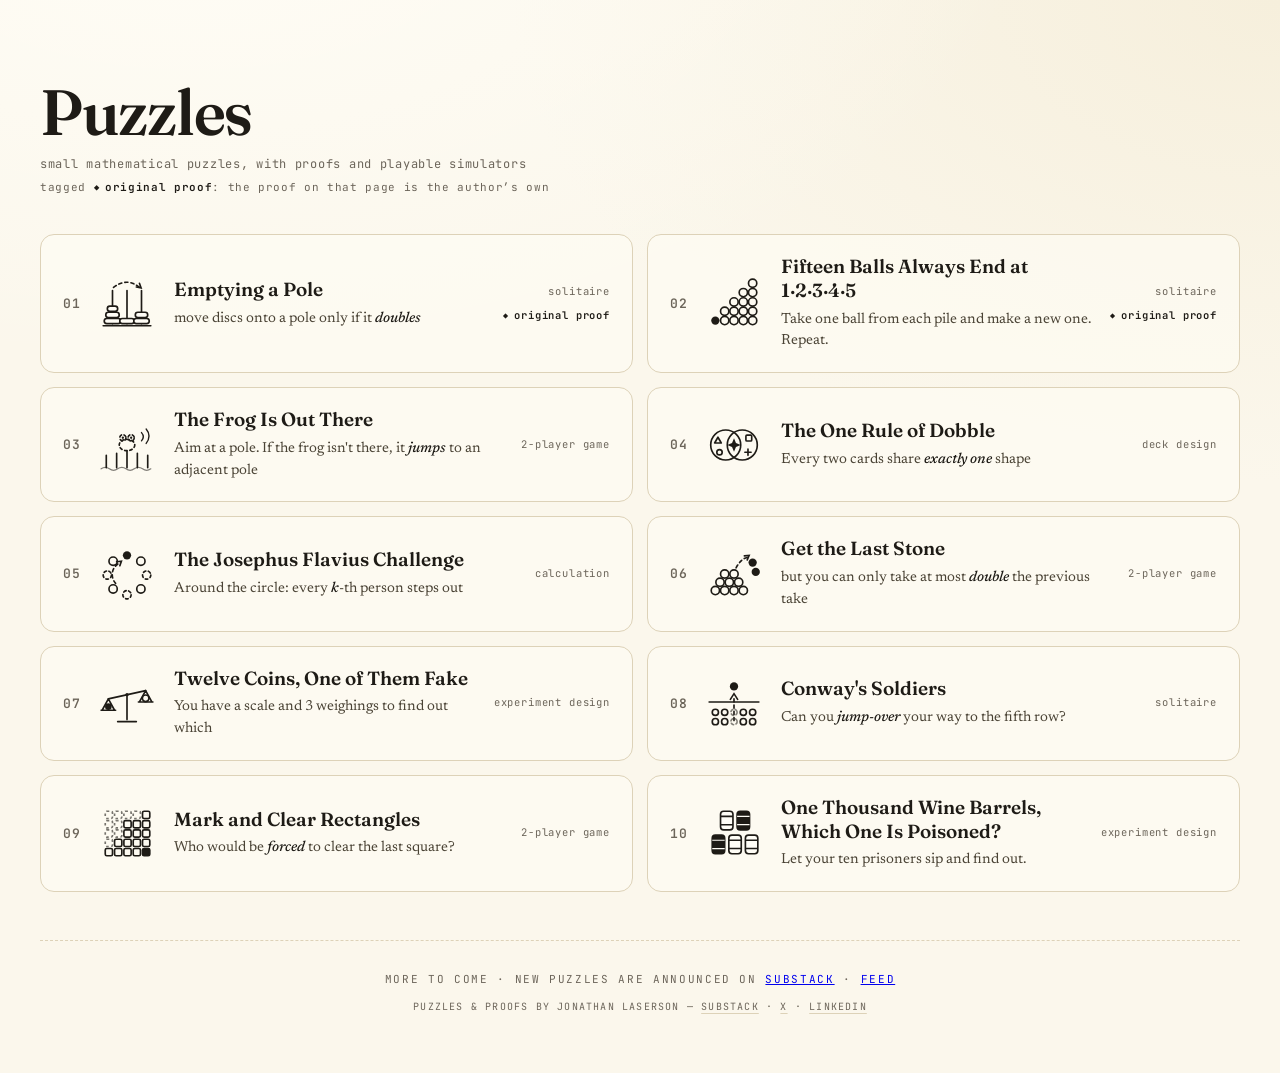
<file: index.html>
<!doctype html>
<html lang="en">
<head>
  <meta charset="utf-8" />
  <meta name="viewport" content="width=device-width, initial-scale=1" />
  <title>Puzzles · Jonathan Laserson</title>
  <meta name="description" content="Small mathematical puzzles, with proofs and playable simulators." />
  <link rel="canonical" href="https://jonilaserson.github.io/puzzles/" />
  <meta property="og:type" content="website" />
  <meta property="og:site_name" content="Puzzles by Jonathan Laserson" />
  <meta property="og:title" content="Puzzles" />
  <meta property="og:description" content="Small mathematical puzzles, with proofs and playable simulators." />
  <meta property="og:url" content="https://jonilaserson.github.io/puzzles/" />
  <meta name="twitter:card" content="summary" />
  <link rel="stylesheet" href="assets/index.css" />
  <script src="assets/state.js"></script>
  <script src="assets/veil.js"></script>
  <link rel="alternate" type="application/atom+xml" title="Puzzles by Jonathan Laserson" href="feed.xml" />
</head>
<body>
  <main class="wrap">
    <header class="head">
      <h1>Puzzles</h1>
      <p class="sub">small mathematical puzzles, with proofs and playable simulators</p>
      <p class="sub legend">tagged <span class="orig">original proof</span>: the proof on that page is the author&rsquo;s own</p>
    </header>

    <ul class="list">
      <!-- tiles:generated by scripts/build_index.py; edit the puzzle pages, not this block -->
      <li data-puzzle="emptying-poles">
        <a href="puzzles/emptying-poles/index.html">
          <span class="num">01</span>
          <span class="thumb" aria-hidden="true">
            <svg viewBox="0 0 56 56" fill="none" stroke="currentColor" stroke-width="1.6" stroke-linecap="round">
            <path d="M5 49h46"/>
            <path d="M14 47V15M28 47V15M42 47V15"/>
            <rect x="6"  y="42" width="16" height="5" rx="2.5" fill="#FFFDF6"/>
            <rect x="7.5" y="36" width="13" height="5" rx="2.5" fill="#FFFDF6"/>
            <rect x="9"  y="30" width="10" height="5" rx="2.5" fill="#FFFDF6"/>
            <rect x="21" y="42" width="14" height="5" rx="2.5" fill="#FFFDF6"/>
            <rect x="34.5" y="42" width="15" height="5" rx="2.5" fill="#FFFDF6"/>
            <rect x="36" y="36" width="12" height="5" rx="2.5" fill="#FFFDF6"/>
            <path d="M15 12q13-10 25 0" stroke-dasharray="3 3"/>
            <path d="M40 8l1.6 4.4-4.6-.8"/>
            </svg>
          </span>
          <span class="body">
            <span class="title">Emptying a Pole</span>
            <span class="desc">move discs onto a pole only if it <em>doubles</em></span>
          </span>
          <span class="tag">solitaire<br><span class="orig" title="The proof on this page is the author's own.">original proof</span></span>
        </a>
      </li>
      <li data-puzzle="fifteen-balls">
        <a href="puzzles/fifteen-balls/index.html">
          <span class="num">02</span>
          <span class="thumb" aria-hidden="true">
            <svg viewBox="0 0 56 56" fill="none" stroke="currentColor" stroke-width="1.6">
            <circle cx="10" cy="44" r="4" fill="currentColor" stroke="none"/>
            <circle cx="19" cy="44" r="4"/><circle cx="19" cy="35" r="4"/>
            <circle cx="28" cy="44" r="4"/><circle cx="28" cy="35" r="4"/><circle cx="28" cy="26" r="4"/>
            <circle cx="37" cy="44" r="4"/><circle cx="37" cy="35" r="4"/><circle cx="37" cy="26" r="4"/><circle cx="37" cy="17" r="4"/>
            <circle cx="46" cy="44" r="4"/><circle cx="46" cy="35" r="4"/><circle cx="46" cy="26" r="4"/><circle cx="46" cy="17" r="4"/><circle cx="46" cy="8" r="4"/>
            </svg>
          </span>
          <span class="body">
            <span class="title">Fifteen Balls Always End at 1·2·3·4·5</span>
            <span class="desc">Take one ball from each pile and make a new one. Repeat.</span>
          </span>
          <span class="tag">solitaire<br><span class="orig" title="The board, the depths and the gap argument are the author's own.">original proof</span></span>
        </a>
      </li>
      <li data-puzzle="invisible-frog">
        <a href="puzzles/invisible-frog/index.html">
          <span class="num">03</span>
          <span class="thumb" aria-hidden="true">
            <svg viewBox="0 0 56 56" fill="none" stroke="currentColor" stroke-width="1.6" stroke-linecap="round">
            <path d="M8 50V38M18 50V36M28 50V34M38 50V36M48 50V38"/>
            <path d="M3 51q4-3 8 0t8 0t8 0t8 0t8 0t8 0" stroke-width="1.2" opacity=".55"/>
            <g stroke-dasharray="2.4 2.6">
            <ellipse cx="28" cy="28" rx="7.5" ry="5.5"/>
            <circle cx="24" cy="21" r="3"/>
            <circle cx="32" cy="21" r="3"/>
            </g>
            <circle cx="24" cy="21" r="1.1" fill="currentColor" stroke="none"/>
            <circle cx="32" cy="21" r="1.1" fill="currentColor" stroke="none"/>
            <path d="M42 16q3.5 4 0 8M46.5 12.5q5.5 6.5 0 14" stroke-width="1.3"/>
            </svg>
          </span>
          <span class="body">
            <span class="title">The Frog Is Out There</span>
            <span class="desc">Aim at a pole. If the frog isn't there, it <em>jumps</em> to an adjacent pole</span>
          </span>
          <span class="tag">2-player game</span>
        </a>
      </li>
      <li data-puzzle="dobble">
        <a href="puzzles/dobble/index.html">
          <span class="num">04</span>
          <span class="thumb" aria-hidden="true">
            <svg viewBox="0 0 56 56" fill="none" stroke="currentColor" stroke-width="1.6" stroke-linejoin="round" stroke-linecap="round">
            <circle cx="20" cy="28" r="14.5"/>
            <circle cx="36" cy="28" r="14.5"/>
            <path d="M12.5 20.5l3.2 5.6h-6.4z"/>
            <circle cx="14" cy="35" r="2.6"/>
            <rect x="39.5" y="18.5" width="5.6" height="5.6" rx="1"/>
            <path d="M41.5 32v6M38.5 35h6"/>
            <path d="M28 21.5l1.9 4.6 4.6 1.9-4.6 1.9-1.9 4.6-1.9-4.6-4.6-1.9 4.6-1.9z" fill="currentColor" stroke="none"/>
            </svg>
          </span>
          <span class="body">
            <span class="title">The One Rule of Dobble</span>
            <span class="desc">Every two cards share <em>exactly one</em> shape</span>
          </span>
          <span class="tag">deck design</span>
        </a>
      </li>
      <li data-puzzle="josephus">
        <a href="puzzles/josephus/index.html">
          <span class="num">05</span>
          <span class="thumb" aria-hidden="true">
            <svg viewBox="0 0 56 56" fill="none" stroke="currentColor" stroke-width="1.6" stroke-linecap="round">
            <circle cx="28" cy="10" r="4" fill="currentColor" stroke="none"/>
            <circle cx="41.4" cy="15.6" r="4"/>
            <circle cx="47" cy="29" r="4" stroke-dasharray="2.5 2.5"/>
            <circle cx="41.4" cy="42.4" r="4"/>
            <circle cx="28" cy="48" r="4" stroke-dasharray="2.5 2.5"/>
            <circle cx="14.6" cy="42.4" r="4"/>
            <circle cx="9" cy="29" r="4" stroke-dasharray="2.5 2.5"/>
            <circle cx="14.6" cy="15.6" r="4"/>
            <path d="M17 37 A 12.5 12.5 0 0 1 20.5 17.5" stroke-dasharray="3 3"/>
            <path d="M18 16.2l4.6-.6-1.5 4.4"/>
            </svg>
          </span>
          <span class="body">
            <span class="title">The Josephus Flavius Challenge</span>
            <span class="desc">Around the circle: every <em>k</em>-th person steps out</span>
          </span>
          <span class="tag">calculation</span>
        </a>
      </li>
      <li data-puzzle="last-stone">
        <a href="puzzles/last-stone/index.html">
          <span class="num">06</span>
          <span class="thumb" aria-hidden="true">
            <svg viewBox="0 0 56 56" fill="none" stroke="currentColor" stroke-width="1.6" stroke-linecap="round">
            <circle cx="10" cy="44" r="4"/><circle cx="19" cy="44" r="4"/><circle cx="28" cy="44" r="4"/><circle cx="37" cy="44" r="4"/>
            <circle cx="14.5" cy="36" r="4"/><circle cx="23.5" cy="36" r="4"/><circle cx="32.5" cy="36" r="4"/>
            <circle cx="19" cy="28" r="4"/><circle cx="28" cy="28" r="4"/>
            <path d="M30 22q5-9 11-10" stroke-dasharray="3 3"/>
            <path d="M38 10.5l4.6-.4-1.8 4.3"/>
            <circle cx="46" cy="17" r="4" fill="currentColor" stroke="none"/>
            <circle cx="49" cy="26" r="4" fill="currentColor" stroke="none"/>
            </svg>
          </span>
          <span class="body">
            <span class="title">Get the Last Stone</span>
            <span class="desc">but you can only take at most <em>double</em> the previous take</span>
          </span>
          <span class="tag">2-player game</span>
        </a>
      </li>
      <li data-puzzle="counterfeit-coin">
        <a href="puzzles/counterfeit-coin/index.html">
          <span class="num">07</span>
          <span class="thumb" aria-hidden="true">
            <svg viewBox="0 0 56 56" fill="none" stroke="currentColor" stroke-width="1.6" stroke-linecap="round">
            <path d="M28 20v24M19 46h18"/>
            <path d="M10 24L46 16"/>
            <circle cx="28" cy="20" r="1.6" fill="currentColor" stroke="none"/>
            <path d="M10 24l-6 11M10 24l6 11M3 35h14"/>
            <circle cx="10" cy="31.5" r="3.2" fill="currentColor" stroke="none"/>
            <path d="M46 16l-6 11M46 16l6 11M39 27h14"/>
            <circle cx="46" cy="23.5" r="3.2"/>
            </svg>
          </span>
          <span class="body">
            <span class="title">Twelve Coins, One of Them Fake</span>
            <span class="desc">You have a scale and 3 weighings to find out which</span>
          </span>
          <span class="tag">experiment design</span>
        </a>
      </li>
      <li data-puzzle="conways-soldiers">
        <a href="puzzles/conways-soldiers/index.html">
          <span class="num">08</span>
          <span class="thumb" aria-hidden="true">
            <svg viewBox="0 0 56 56" fill="none" stroke="currentColor" stroke-width="1.6" stroke-linecap="round">
            <path d="M4 27h48"/>
            <circle cx="28" cy="12" r="4" fill="currentColor" stroke="none"/>
            <path d="M28 45V22" stroke-dasharray="3 3"/>
            <path d="M24.5 24.5L28 19l3.5 5.5"/>
            <circle cx="10" cy="37" r="3"/><circle cx="19" cy="37" r="3"/>
            <circle cx="28" cy="37" r="3" stroke-dasharray="2.5 2.5" opacity=".55"/>
            <circle cx="37" cy="37" r="3"/><circle cx="46" cy="37" r="3"/>
            <circle cx="10" cy="46" r="3"/><circle cx="19" cy="46" r="3"/>
            <circle cx="28" cy="46" r="3" stroke-dasharray="2.5 2.5" opacity=".55"/>
            <circle cx="37" cy="46" r="3"/><circle cx="46" cy="46" r="3"/>
            </svg>
          </span>
          <span class="body">
            <span class="title">Conway's Soldiers</span>
            <span class="desc">Can you <em>jump-over</em> your way to the fifth row?</span>
          </span>
          <span class="tag">solitaire</span>
        </a>
      </li>
      <li data-puzzle="rectangle-eraser">
        <a href="puzzles/rectangle-eraser/index.html">
          <span class="num">09</span>
          <span class="thumb" aria-hidden="true">
            <svg viewBox="0 0 56 56" fill="none" stroke="currentColor" stroke-width="1.6" stroke-linejoin="round">
            <g stroke-dasharray="2.4 2.4" opacity=".6">
            <rect x="7" y="7" width="7" height="7" rx="1.5"/><rect x="16" y="7" width="7" height="7" rx="1.5"/><rect x="25" y="7" width="7" height="7" rx="1.5"/><rect x="34" y="7" width="7" height="7" rx="1.5"/>
            <rect x="7" y="16" width="7" height="7" rx="1.5"/><rect x="16" y="16" width="7" height="7" rx="1.5"/>
            <rect x="7" y="25" width="7" height="7" rx="1.5"/><rect x="16" y="25" width="7" height="7" rx="1.5"/>
            <rect x="7" y="34" width="7" height="7" rx="1.5"/>
            </g>
            <rect x="43" y="7" width="7" height="7" rx="1.5"/>
            <rect x="25" y="16" width="7" height="7" rx="1.5"/><rect x="34" y="16" width="7" height="7" rx="1.5"/><rect x="43" y="16" width="7" height="7" rx="1.5"/>
            <rect x="25" y="25" width="7" height="7" rx="1.5"/><rect x="34" y="25" width="7" height="7" rx="1.5"/><rect x="43" y="25" width="7" height="7" rx="1.5"/>
            <rect x="16" y="34" width="7" height="7" rx="1.5"/><rect x="25" y="34" width="7" height="7" rx="1.5"/><rect x="34" y="34" width="7" height="7" rx="1.5"/><rect x="43" y="34" width="7" height="7" rx="1.5"/>
            <rect x="7" y="43" width="7" height="7" rx="1.5"/><rect x="16" y="43" width="7" height="7" rx="1.5"/><rect x="25" y="43" width="7" height="7" rx="1.5"/><rect x="34" y="43" width="7" height="7" rx="1.5"/>
            <rect x="43" y="43" width="7" height="7" rx="1.5" fill="currentColor"/>
            </svg>
          </span>
          <span class="body">
            <span class="title">Mark and Clear Rectangles</span>
            <span class="desc">Who would be <em>forced</em> to clear the last square?</span>
          </span>
          <span class="tag">2-player game</span>
        </a>
      </li>
      <li data-puzzle="poisoned-barrels">
        <a href="puzzles/poisoned-barrels/index.html">
          <span class="num">10</span>
          <span class="thumb" aria-hidden="true">
            <svg viewBox="0 0 56 56" fill="none" stroke="currentColor" stroke-width="1.6" stroke-linejoin="round">
            <rect x="15" y="7" width="12" height="18" rx="3" fill="#FFFDF6"/>
            <path d="M15 12h12M15 20h12"/>
            <rect x="31" y="7" width="12" height="18" rx="3" fill="currentColor"/>
            <path d="M31 12h12M31 20h12" stroke="#FFFDF6" stroke-width="1.2"/>
            <rect x="7" y="30" width="12" height="18" rx="3" fill="currentColor"/>
            <path d="M7 35h12M7 43h12" stroke="#FFFDF6" stroke-width="1.2"/>
            <rect x="23" y="30" width="12" height="18" rx="3" fill="#FFFDF6"/>
            <path d="M23 35h12M23 43h12"/>
            <rect x="39" y="30" width="12" height="18" rx="3" fill="#FFFDF6"/>
            <path d="M39 35h12M39 43h12"/>
            </svg>
          </span>
          <span class="body">
            <span class="title">One Thousand Wine Barrels, Which One Is Poisoned?</span>
            <span class="desc">Let your ten prisoners sip and find out.</span>
          </span>
          <span class="tag">experiment design</span>
        </a>
      </li>
      <!-- /tiles:generated -->
    </ul>

    <footer class="foot">
      <p class="more">more to come &middot; new puzzles are announced on
        <a href="https://jonathanlaserson.substack.com/">substack</a>
        &middot;
        <a href="feed.xml">feed</a>
      </p>
      <p class="by">puzzles &amp; proofs by Jonathan Laserson
        &mdash;
        <a href="https://jonathanlaserson.substack.com/">substack</a>
        &middot;
        <a href="https://x.com/jonilaserson">x</a>
        &middot;
        <a href="https://www.linkedin.com/in/jonathanlaserson/">linkedin</a>
      </p>
    </footer>
  </main>
</body>
</html>
</file>
<file: assets/index.css>
@import url('https://fonts.googleapis.com/css2?family=Fraunces:ital,opsz,wght@0,9..144,400;0,9..144,600;1,9..144,500&family=Newsreader:ital,opsz@0,6..72;1,6..72&family=JetBrains+Mono:wght@400;600&display=swap');

:root{
  --paper:#FBF7EC; --paper2:#F4ECD8; --ink:#1E1B16; --ink-soft:#6c655a; --line:#ddd2b8;
}

*{box-sizing:border-box}

html,body{margin:0; padding:0}

body{
  font-family:'Newsreader',Georgia,serif;
  color:var(--ink);
  background:
    radial-gradient(120% 80% at 15% -10%, #fffdf6 0%, rgba(255,253,246,0) 55%),
    radial-gradient(120% 90% at 100% 0%, #f6efdc 0%, rgba(246,239,220,0) 50%),
    var(--paper);
  min-height:100vh;
  -webkit-font-smoothing:antialiased;
}

.wrap{
  max-width:720px;
  margin:0 auto;
  padding:80px clamp(20px,5vw,40px) 60px;
}

.head{margin-bottom:40px}
.head h1{
  font-family:'Fraunces',serif; font-weight:600;
  font-size:clamp(40px,7vw,64px);
  line-height:1; margin:0 0 12px;
  letter-spacing:-.02em;
}
.head .sub{
  font-family:'JetBrains Mono',monospace;
  font-size:12px; letter-spacing:.06em;
  color:var(--ink-soft); margin:0;
}
.head .legend{margin-top:8px; font-size:11px}

.list{list-style:none; padding:0; margin:0; display:grid; grid-template-columns:1fr; gap:14px}

.list a{
  height:100%;
  display:grid;
  grid-template-columns:auto auto 1fr auto;
  gap:18px;
  align-items:center;
  padding:20px 22px;
  border:1px solid var(--line);
  border-radius:14px;
  background:rgba(255,253,246,.6);
  color:var(--ink);
  text-decoration:none;
  transition:.18s;
}
.list a:hover{
  background:#fffdf6;
  border-color:var(--ink);
  transform:translateY(-1px);
  box-shadow:0 6px 18px rgba(30,27,22,.08);
}

.num{
  font-family:'JetBrains Mono',monospace;
  font-size:13px; font-weight:600;
  color:var(--ink-soft);
  letter-spacing:.05em;
}

.thumb{
  width:58px; height:58px; flex:none;
  color:var(--ink);
  transition:transform .18s;
}
.thumb svg{display:block; width:100%; height:100%; overflow:visible}
.list a:hover .thumb{transform:rotate(-4deg) scale(1.06)}

.body{display:flex; flex-direction:column; gap:6px; min-width:0}
.title{
  font-family:'Fraunces',serif; font-weight:600;
  font-size:19px; line-height:1.25;
}
.desc{
  font-size:14.5px; line-height:1.5;
  color:#4a4335;
}
.desc em{font-style:italic; color:var(--ink); font-weight:500}

.tag{
  font-family:'JetBrains Mono',monospace;
  font-size:10.5px; letter-spacing:.08em;
  line-height:1.9;
  color:var(--ink-soft);
  white-space:nowrap;
  text-align:right;
}

.orig{color:var(--ink); font-weight:600; white-space:nowrap}
.orig::before{content:"\25C6\00a0"; font-size:.8em}
.tag .orig{display:inline-block; margin-top:4px}

.foot{
  margin-top:48px;
  padding-top:20px;
  border-top:1px dashed var(--line);
  text-align:center;
  font-family:'JetBrains Mono',monospace;
  font-size:11px; letter-spacing:.15em;
  color:var(--ink-soft);
  text-transform:uppercase;
}
.foot .by{
  margin:14px 0 0;
  font-size:10px; letter-spacing:.12em;
}
.foot .by a{
  color:var(--ink-soft);
  text-decoration:underline;
  text-decoration-color:var(--line);
  text-underline-offset:3px;
  transition:.18s;
}
.foot .by a:hover{
  color:var(--ink);
  text-decoration-color:var(--ink);
}

@media (min-width:1200px){
  /* 2 cols × 640px tiles + 14px gap + 80px wrap padding */
  .wrap{max-width:1374px}
  .list{grid-template-columns:1fr 1fr}
}

@media (max-width:520px){
  .list a{grid-template-columns:auto 1fr; gap:14px; padding:16px 18px}
  .num{display:none}
  .thumb{width:46px; height:46px}
  .tag{grid-column:2; font-size:10px; text-align:left}
}
</file>
